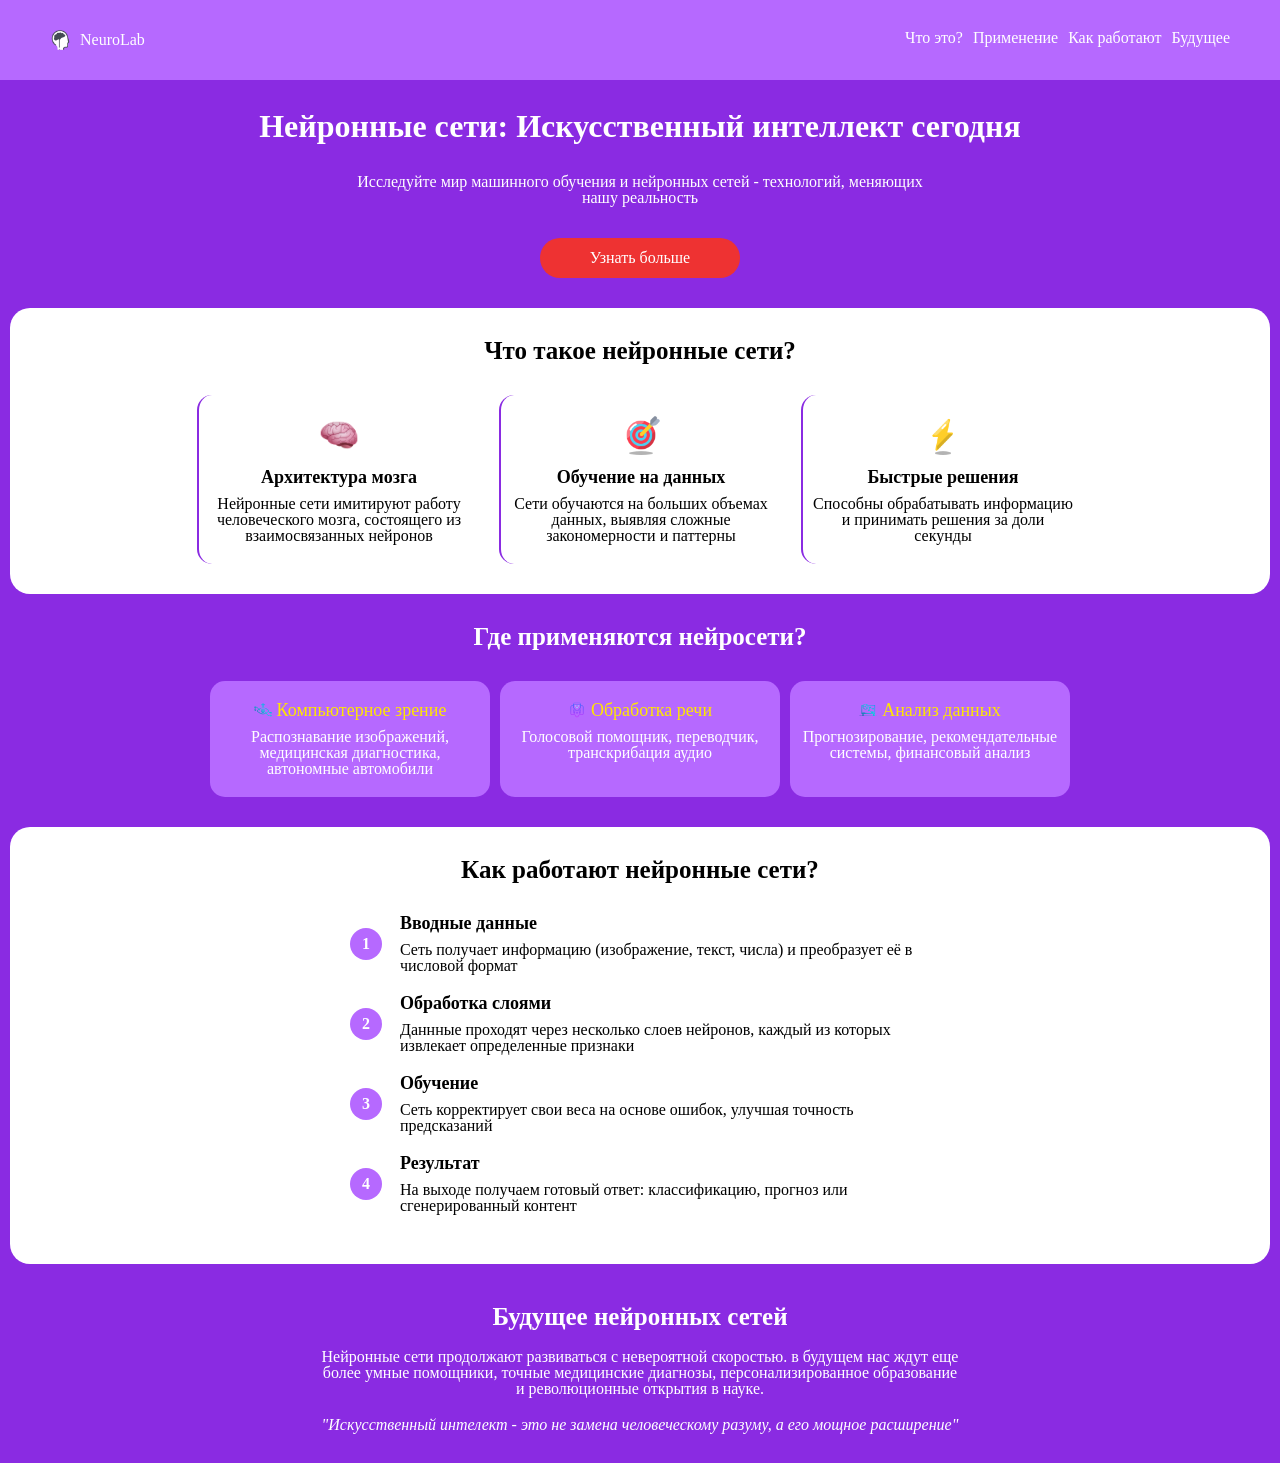
<file: task3.html>
<!doctype html>
<html lang="ru">
  <head>
    <meta charset="utf-8">
    <meta name="viewport" content="width=device-width, initial-scale=1.0">
    <title>Задача 3</title>
    <link rel="stylesheet" href="style.css">
  </head>
  <body>    
      <header class="header">      
        <div class="header__logo">
          <img class="header__img" src="images/icons8-мозг-64.png">
          <p class="header__logo-text">NeuroLab</p>
        </div>
        <ul class="header__list">
          <li class="header__item">
            <a class="header__link" href="#info">Что это?</a>
          </li>
          <li class="header__item">
            <a class="header__link" href="#use">Применение</a>
          </li>
          <li class="header__item">
            <a class="header__link" href="#run">Как работают</a>
          </li>
          <li class="header__item">
            <a class="header__link" href="#footer">Будущее</a>
          </li>
        </ul>      
      </header>
      <main class="main">
        <section class="main__neuronet">
          <h1 class="main__title">Нейронные сети: Искусственный интеллект сегодня</h1>
          <p class="main__text">Исследуйте мир машинного обучения и нейронных сетей - технологий, меняющих нашу реальность</p>
          <a class="main__link-neuronet" href="#">Узнать больше</a>
        </section>

        <section id="info" class="main__info">
          <h2 class="main__info-title">Что такое нейронные сети?</h2>
          <div class="main__info-content">
            <div class="main__info-box">
              <img class="main__info-img" src="images/icons1.png">
              <h3 class="main__info-box-title">Архитектура мозга</h3>
              <p class="main__info-box-text">Нейронные сети имитируют работу человеческого мозга, состоящего из взаимосвязанных нейронов</p>
            </div>
            <div class="main__info-box">
              <img class="main__info-img" src="images/icons2.png">
              <h3 class="main__info-box-title">Обучение на данных</h3>
              <p class="main__info-box-text">Сети обучаются на больших объемах данных, выявляя сложные закономерности и паттерны</p>
            </div>
            <div class="main__info-box">
              <img class="main__info-img" src="images/icons3.png">
              <h3 class="main__info-box-title">Быстрые решения</h3>
              <p class="main__info-box-text">Способны обрабатывать информацию и принимать решения за доли секунды</p>
            </div>
          </div>
        </section>
        <section id="use" class="main__use">
          <h2 class="main__use-title">Где применяются нейросети?</h2>
          <div class="main__use-content">
            <div class="main__use-box">
              <div class="main__use-box-heading">
                <img class="main__use-img" src="images/icons4.png">
                <h3 class="main__use-box-title">Компьютерное зрение</h3>
              </div>
              <p class="main__use-box-text">Распознавание изображений, медицинская диагностика, автономные автомобили</p>
            </div>
            <div class="main__use-box">
              <div class="main__use-box-heading">
                <img class="main__use-img" src="images/icons5.png">
                <h3 class="main__use-box-title">Обработка речи</h3>
              </div>
              <p class="main__use-box-text">Голосовой помощник, переводчик, транскрибация аудио</p>
            </div>
            <div class="main__use-box">
              <div class="main__use-box-heading">
                <img class="main__use-img" src="images/icons6.png">
                <h3 class="main__use-box-title">Анализ данных</h3>
              </div>
              <p class="main__use-box-text">Прогнозирование, рекомендательные системы, финансовый анализ</p>
            </div>
          </div>
        </section>
        <section id="run" class="main__run">
          <h2 class="main__run-title">Как работают нейронные сети?</h2>
          <ol class="main__run-list">
            <li class="main__run-item">
              <h3 class="main__run-item-title">Вводные данные</h3>
              <p class="main__run-item-text">Сеть получает информацию (изображение, текст, числа) и преобразует её в числовой формат</p>
            </li>
            <li class="main__run-item">
              <h3 class="main__run-item-title">Обработка слоями</h3>
              <p class="main__run-item-text">Даннные проходят через несколько слоев нейронов, каждый из которых извлекает определенные признаки</p>
            </li>
            <li class="main__run-item">
              <h3 class="main__run-item-title">Обучение</h3>
              <p class="main__run-item-text">Сеть корректирует свои веса на основе ошибок, улучшая точность предсказаний</p>
            </li>
            <li class="main__run-item">
              <h3 class="main__run-item-title">Результат</h3>
              <p class="main__run-item-text">На выходе получаем готовый ответ: классификацию, прогноз или сгенерированный контент</p>
            </li>
          </ol>
        </section>
      </main>
      <footer id="footer" class="footer">
        <h2 class="footer__title">Будущее нейронных сетей</h2>
        <p class="footer__text">Нейронные сети продолжают развиваться с невероятной скоростью. в будущем нас ждут еще более умные помощники, точные медицинские диагнозы, персонализированное образование и революционные открытия в науке.</p>
        <p class="footer__text">"Искусственный интелект - это не замена человеческому разуму, а его мощное расширение"</p>
      </footer>    
  </body>
</html>
</file>
<file: style.css>
html, body, div, span, applet, object, iframe,
h1, h2, h3, h4, h5, h6, p, blockquote, pre,
a, abbr, acronym, address, big, cite, code,
del, dfn, em, img, ins, kbd, q, s, samp,
small, strike, strong, sub, sup, tt, var,
b, u, i, center,
dl, dt, dd, ol, ul, li,
fieldset, form, label, legend,
table, caption, tbody, tfoot, thead, tr, th, td,
article, aside, canvas, details, embed, 
figure, figcaption, footer, header, hgroup, 
menu, nav, output, ruby, section, summary,
time, mark, audio, video {
	margin: 0;
	padding: 0;
	border: 0;
	font-size: 100%;
	font: inherit;
	vertical-align: baseline;
}
/* HTML5 display-role reset for older browsers */
article, aside, details, figcaption, figure, 
footer, header, hgroup, menu, nav, section {
	display: block;
}
body {
	line-height: 1;
}
ol, ul {
	list-style: none;
}
blockquote, q {
	quotes: none;
}
blockquote:before, blockquote:after,
q:before, q:after {
	content: '';
	content: none;
}
table {
	border-collapse: collapse;
	border-spacing: 0;
}

/*-- базовые стили --*/
html {
    color: #ffffff;
    font-size: 16px;
    font-family: Times New Roman, serif;
    font-style: normal;
    font-weight: 400;
	background-color: blueviolet;
}

.body__link-index {
	color: #ffffff;
	cursor: pointer;
}

/*--header--*/
.header {
    background-color: rgb(182, 105, 255);
    display: flex;
    justify-content: space-between;
    padding: 30px 50px;
}

.header__logo {
    display: flex;
	align-items: center;
}

.header__img {
	width: 20px;
	margin-right: 10px;
}

.header__item + li {
	margin-left: 10px;
}

.header__list {
    display: flex;
}

.header__link {
	cursor: pointer;
	text-decoration: none;
	color: #ffffff;
}

/*-- main --*/
.main {
	margin: 10px;
}

.main__neuronet {
	margin: 30px 50px;
	display: flex;
	align-items: center;
	flex-direction: column;
}

.main__title {
	font-size: 32px;
	margin-bottom: 32px;
	text-align: center;
	font-weight: 700;
}

.main__text {
	width: 50%;
	text-align: center;
	margin-bottom: 32px;
}

.main__link-neuronet {
	display: flex;
	width: 200px;
	height: 40px;
	background-color: rgb(238, 50, 50);
	border-radius: 20px;
	align-items: center;
    justify-content: center;
	text-decoration: none;
	color: #ffffff;
}

.main__info {
	background-color: #ffffff;
	color: #000000;
	border-radius: 20px;
	display: flex;
	flex-direction: column;
	align-items: center;
	padding: 30px 50px;
}

.main__info-title {
	font-size: 25px;
	font-weight: 700;
	margin-bottom: 32px;
	text-align: center;
}

.main__info-content {
	display: flex;
	flex-wrap: wrap;
	justify-content: center;
	gap: 20px;
}

.main__info-box {
	width: 260px;
	text-align: center;
	border-left: 2px solid blueviolet;
	border-radius: 15px;
	padding: 20px 10px;
}

.main__info-img {
	text-align: center;
	margin-bottom: 10px;
	width: 40px;
}

.main__info-box-title {
	font-size: 18px;
	font-weight: 700;
	margin-bottom: 10px;
}

.main__use {
	display: flex;
	flex-direction: column;
	align-items: center;
	margin: 30px 0;
}

.main__use-title {
	font-size: 25px;
	margin-bottom: 32px;
	text-align: center;
	font-weight: 700;
}

.main__use-content {
	display: flex;
	flex-wrap: wrap;
	justify-content: center;
	gap: 10px;
}

.main__use-box {
	display: flex;
	flex-direction: column;
	width: 260px;
	background-color: rgb(182, 105, 255);
	border-radius: 15px;
	text-align: center;
	padding: 20px 10px;
}

.main__use-box-heading {
	font-size: 18px;
	display: flex;
	justify-content: center;
    align-items: center;
	margin-bottom: 10px;
	color: rgb(255, 230, 0);
}

.main__use-img {
	width: 18px;
}

.main__use-box-title {
	margin-left: 5px;
}

.main__run {
	background-color: #ffffff;
	color: #000000;
	border-radius: 20px;
	padding: 30px 50px;
}

.main__run-title {
	font-size: 25px;
	font-weight: 700;
	margin-bottom: 32px;
	text-align: center;
}

.main__run-list {
	counter-reset: item-counter;
	list-style: none;
	padding: 0;
	width: 50%;
    margin: 0 auto;
}

.main__run-item {
	counter-increment: item-counter;
	position: relative;
	padding-left: 50px;
	margin-bottom: 20px;
}

.main__run-item::before {
	content: counter(item-counter);
	position: absolute;
	left: 0;
	top: 50%;
    transform: translateY(-50%);
	width: 32px;
	height: 32px;
	background-color: rgb(182, 105, 255);
	color: #ffffff;
	border-radius: 50%;
	display: flex;
	align-items: center;
	justify-content: center;
	font-weight: 700;
}

.main__run-item-title {
	font-size: 18px;
	font-weight: 700;
	margin-bottom: 10px;
}

/*-- footer --*/
.footer {
	text-align: center;
	width: 50%;
	margin: auto;
	padding: 30px 0;
}

.footer__title {
	font-size: 25px;
	font-weight: 700;
	margin-bottom: 20px;
}

.footer__text + .footer__text {
	margin-top: 20px;
	font-style: italic;

}
</file>
